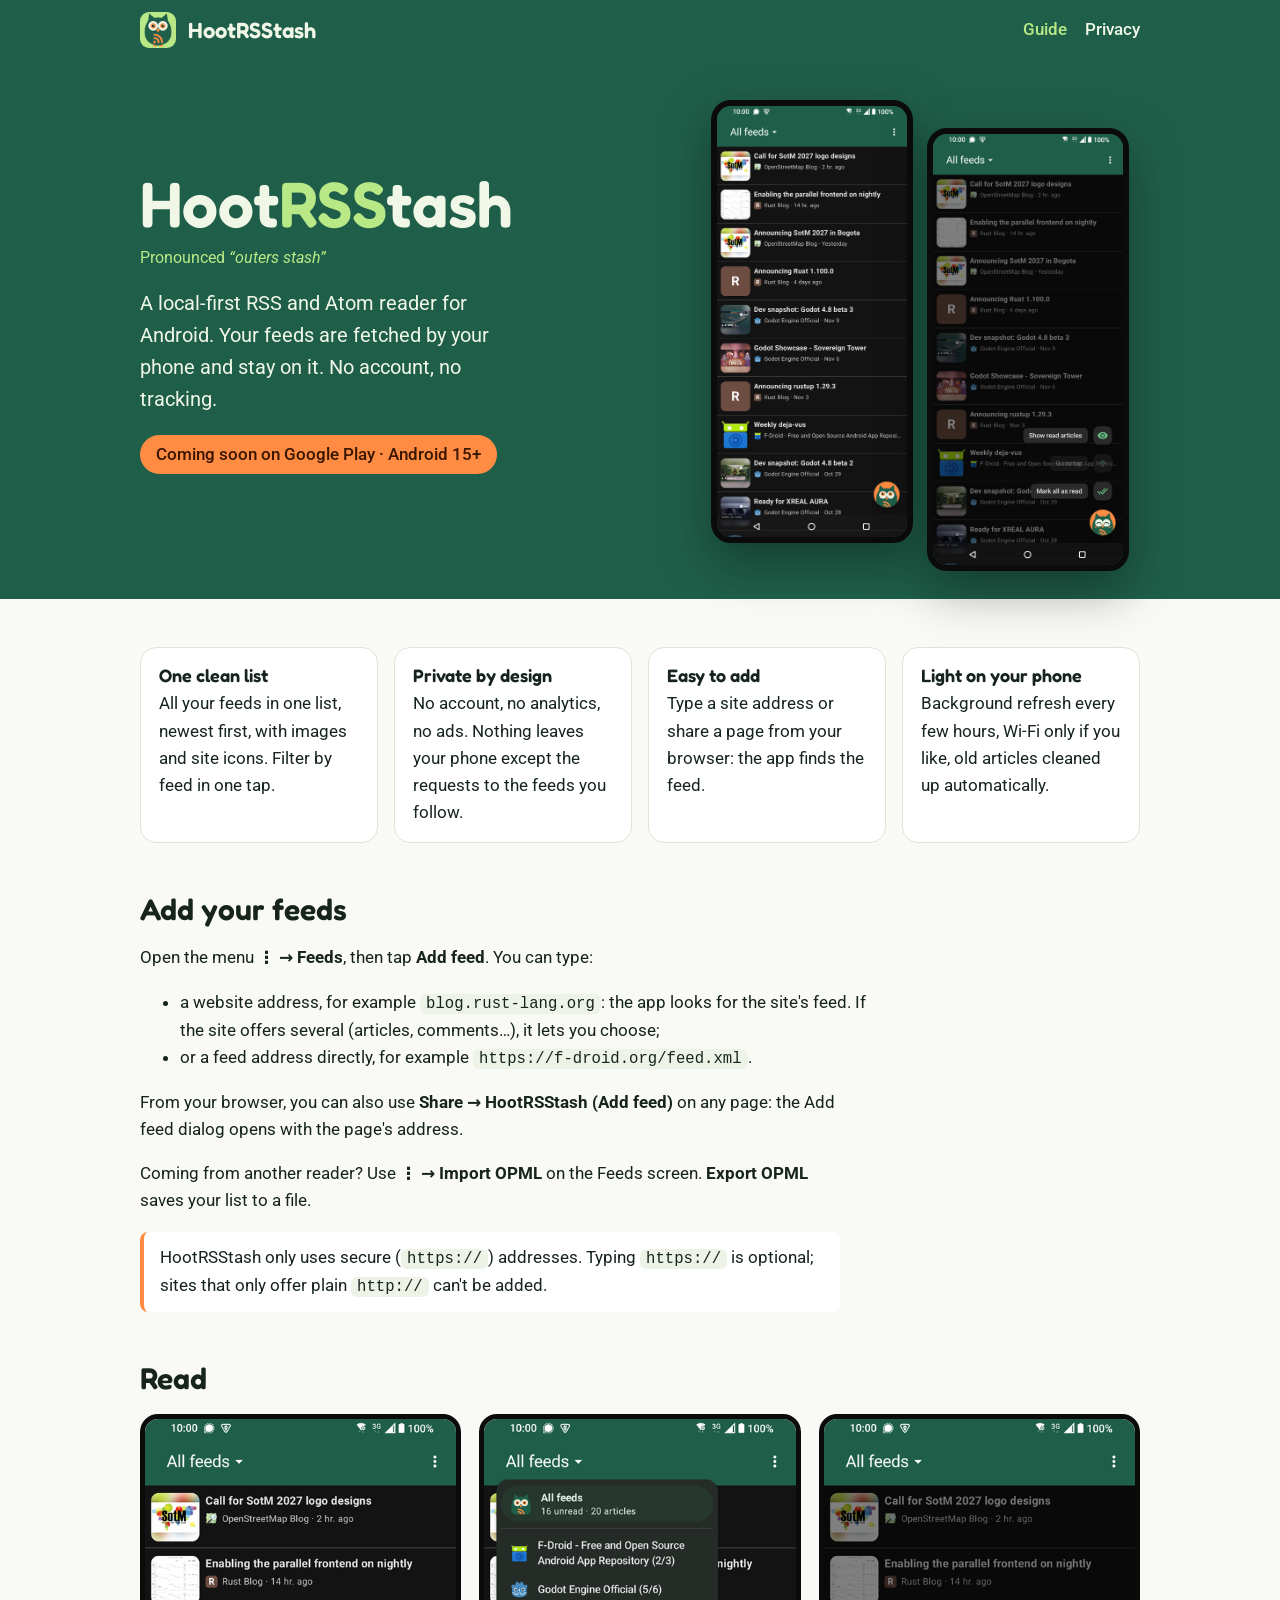
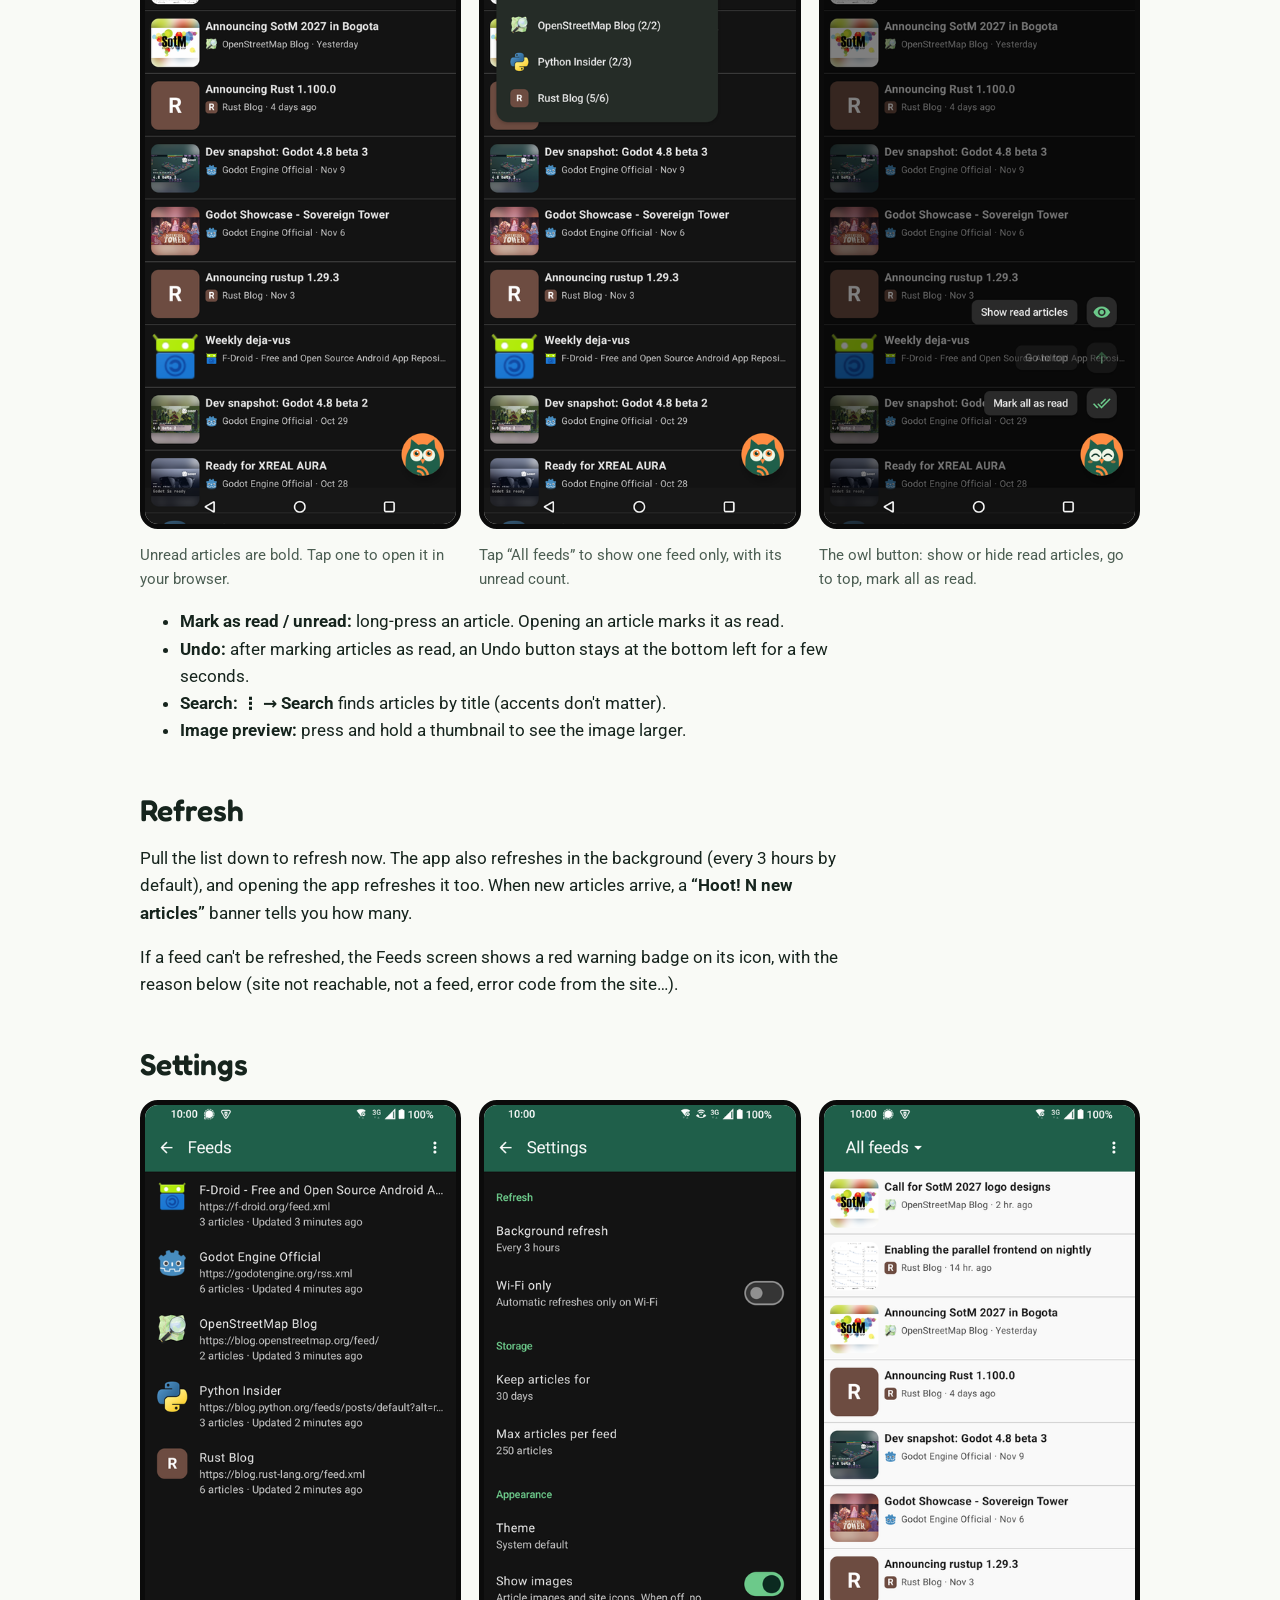
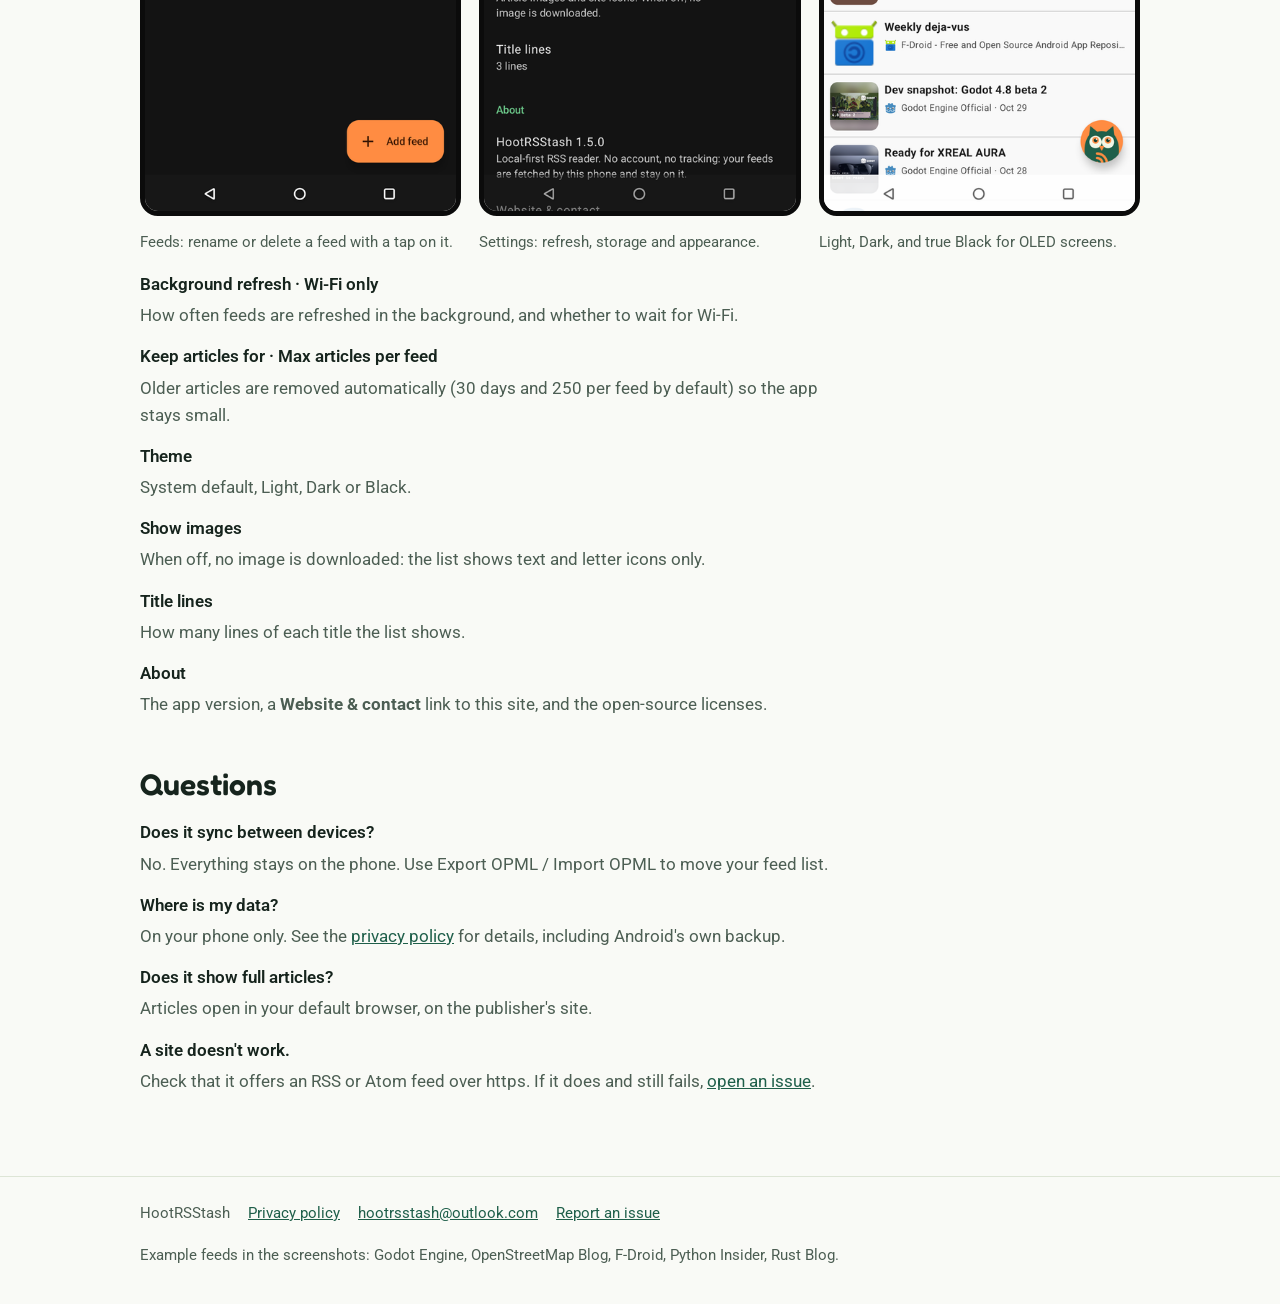
<file: index.html>
<!doctype html>
<html lang="en">
<head>
<meta charset="utf-8">
<meta name="viewport" content="width=device-width, initial-scale=1, viewport-fit=cover">
<title>HootRSStash</title>
<meta name="description" content="HootRSStash is a local-first RSS and Atom reader for Android. No account, no tracking: your feeds are fetched by your phone and stay on it.">
<link rel="icon" href="img/icon-192.png">
<link rel="stylesheet" href="https://fonts.googleapis.com/css2?family=Fredoka:wght@600&family=Roboto:wght@400;500;700&display=swap">
<link rel="stylesheet" href="style.css">
</head>
<body>
<header class="topbar"><div class="wrap">
  <img src="img/icon-192.png" alt="">
  <a class="name" href="./">HootRSStash</a>
  <nav><a href="./" aria-current="page">Guide</a><a href="privacy.html">Privacy</a></nav>
</div></header>

<section class="hero"><div class="wrap">
  <div>
    <h1>Hoot<span>RSS</span>tash</h1>
    <p class="say">Pronounced <i>“outers stash”</i></p>
    <p>A local-first RSS and Atom reader for Android. Your feeds are fetched by your phone and stay on it. No account, no tracking.</p>
    <span class="chip">Coming soon on Google Play · Android 15+</span>
  </div>
  <div class="shots">
    <img src="img/01-articles.png" alt="The article list with images from several feeds">
    <img src="img/03-actions.png" alt="The owl button opened: show read articles, go to top, mark all as read">
  </div>
</div></section>

<main class="wrap">
  <ul class="features">
    <li><b>One clean list</b>All your feeds in one list, newest first, with images and site icons. Filter by feed in one tap.</li>
    <li><b>Private by design</b>No account, no analytics, no ads. Nothing leaves your phone except the requests to the feeds you follow.</li>
    <li><b>Easy to add</b>Type a site address or share a page from your browser: the app finds the feed.</li>
    <li><b>Light on your phone</b>Background refresh every few hours, Wi-Fi only if you like, old articles cleaned up automatically.</li>
  </ul>

  <h2>Add your feeds</h2>
  <p>Open the menu <b>⋮ → Feeds</b>, then tap <b>Add feed</b>. You can type:</p>
  <ul>
    <li>a website address, for example <code>blog.rust-lang.org</code>: the app looks for the site's feed. If the site offers several (articles, comments…), it lets you choose;</li>
    <li>or a feed address directly, for example <code>https://f-droid.org/feed.xml</code>.</li>
  </ul>
  <p>From your browser, you can also use <b>Share → HootRSStash (Add feed)</b> on any page: the Add feed dialog opens with the page's address.</p>
  <p>Coming from another reader? Use <b>⋮ → Import OPML</b> on the Feeds screen. <b>Export OPML</b> saves your list to a file.</p>
  <p class="note">HootRSStash only uses secure (<code>https://</code>) addresses. Typing <code>https://</code> is optional; sites that only offer plain <code>http://</code> can't be added.</p>

  <h2>Read</h2>
  <div class="gallery">
    <figure><img src="img/01-articles.png" alt="Article list in the dark theme"><figcaption>Unread articles are bold. Tap one to open it in your browser.</figcaption></figure>
    <figure><img src="img/02-feed-menu.png" alt="The feed filter menu"><figcaption>Tap “All feeds” to show one feed only, with its unread count.</figcaption></figure>
    <figure><img src="img/03-actions.png" alt="The owl button's actions"><figcaption>The owl button: show or hide read articles, go to top, mark all as read.</figcaption></figure>
  </div>
  <ul>
    <li><b>Mark as read / unread:</b> long-press an article. Opening an article marks it as read.</li>
    <li><b>Undo:</b> after marking articles as read, an Undo button stays at the bottom left for a few seconds.</li>
    <li><b>Search:</b> <b>⋮ → Search</b> finds articles by title (accents don't matter).</li>
    <li><b>Image preview:</b> press and hold a thumbnail to see the image larger.</li>
  </ul>

  <h2>Refresh</h2>
  <p>Pull the list down to refresh now. The app also refreshes in the background (every 3 hours by default), and opening the app refreshes it too. When new articles arrive, a <b>“Hoot! N new articles”</b> banner tells you how many.</p>
  <p>If a feed can't be refreshed, the Feeds screen shows a red warning badge on its icon, with the reason below (site not reachable, not a feed, error code from the site…).</p>

  <h2>Settings</h2>
  <div class="gallery">
    <figure><img src="img/04-feeds.png" alt="The Feeds screen"><figcaption>Feeds: rename or delete a feed with a tap on it.</figcaption></figure>
    <figure><img src="img/05-settings.png" alt="The Settings screen"><figcaption>Settings: refresh, storage and appearance.</figcaption></figure>
    <figure><img src="img/06-articles-light.png" alt="Article list in the light theme"><figcaption>Light, Dark, and true Black for OLED screens.</figcaption></figure>
  </div>
  <dl>
    <dt>Background refresh · Wi-Fi only</dt><dd>How often feeds are refreshed in the background, and whether to wait for Wi-Fi.</dd>
    <dt>Keep articles for · Max articles per feed</dt><dd>Older articles are removed automatically (30 days and 250 per feed by default) so the app stays small.</dd>
    <dt>Theme</dt><dd>System default, Light, Dark or Black.</dd>
    <dt>Show images</dt><dd>When off, no image is downloaded: the list shows text and letter icons only.</dd>
    <dt>Title lines</dt><dd>How many lines of each title the list shows.</dd>
    <dt>About</dt><dd>The app version, a <b>Website &amp; contact</b> link to this site, and the open-source licenses.</dd>
  </dl>

  <h2>Questions</h2>
  <dl>
    <dt>Does it sync between devices?</dt><dd>No. Everything stays on the phone. Use Export OPML / Import OPML to move your feed list.</dd>
    <dt>Where is my data?</dt><dd>On your phone only. See the <a href="privacy.html">privacy policy</a> for details, including Android's own backup.</dd>
    <dt>Does it show full articles?</dt><dd>Articles open in your default browser, on the publisher's site.</dd>
    <dt>A site doesn't work.</dt><dd>Check that it offers an RSS or Atom feed over https. If it does and still fails, <a href="https://github.com/hootrsstash/hootrsstash.github.io/issues">open an issue</a>.</dd>
  </dl>
</main>

<footer><div class="wrap">
  <span>HootRSStash</span><a href="privacy.html">Privacy policy</a><a href="mailto:hootrsstash@outlook.com">hootrsstash@outlook.com</a><a href="https://github.com/hootrsstash/hootrsstash.github.io/issues">Report an issue</a>
  <span>Example feeds in the screenshots: Godot Engine, OpenStreetMap Blog, F-Droid, Python Insider, Rust Blog.</span>
</div></footer>
</body>
</html>
</file>
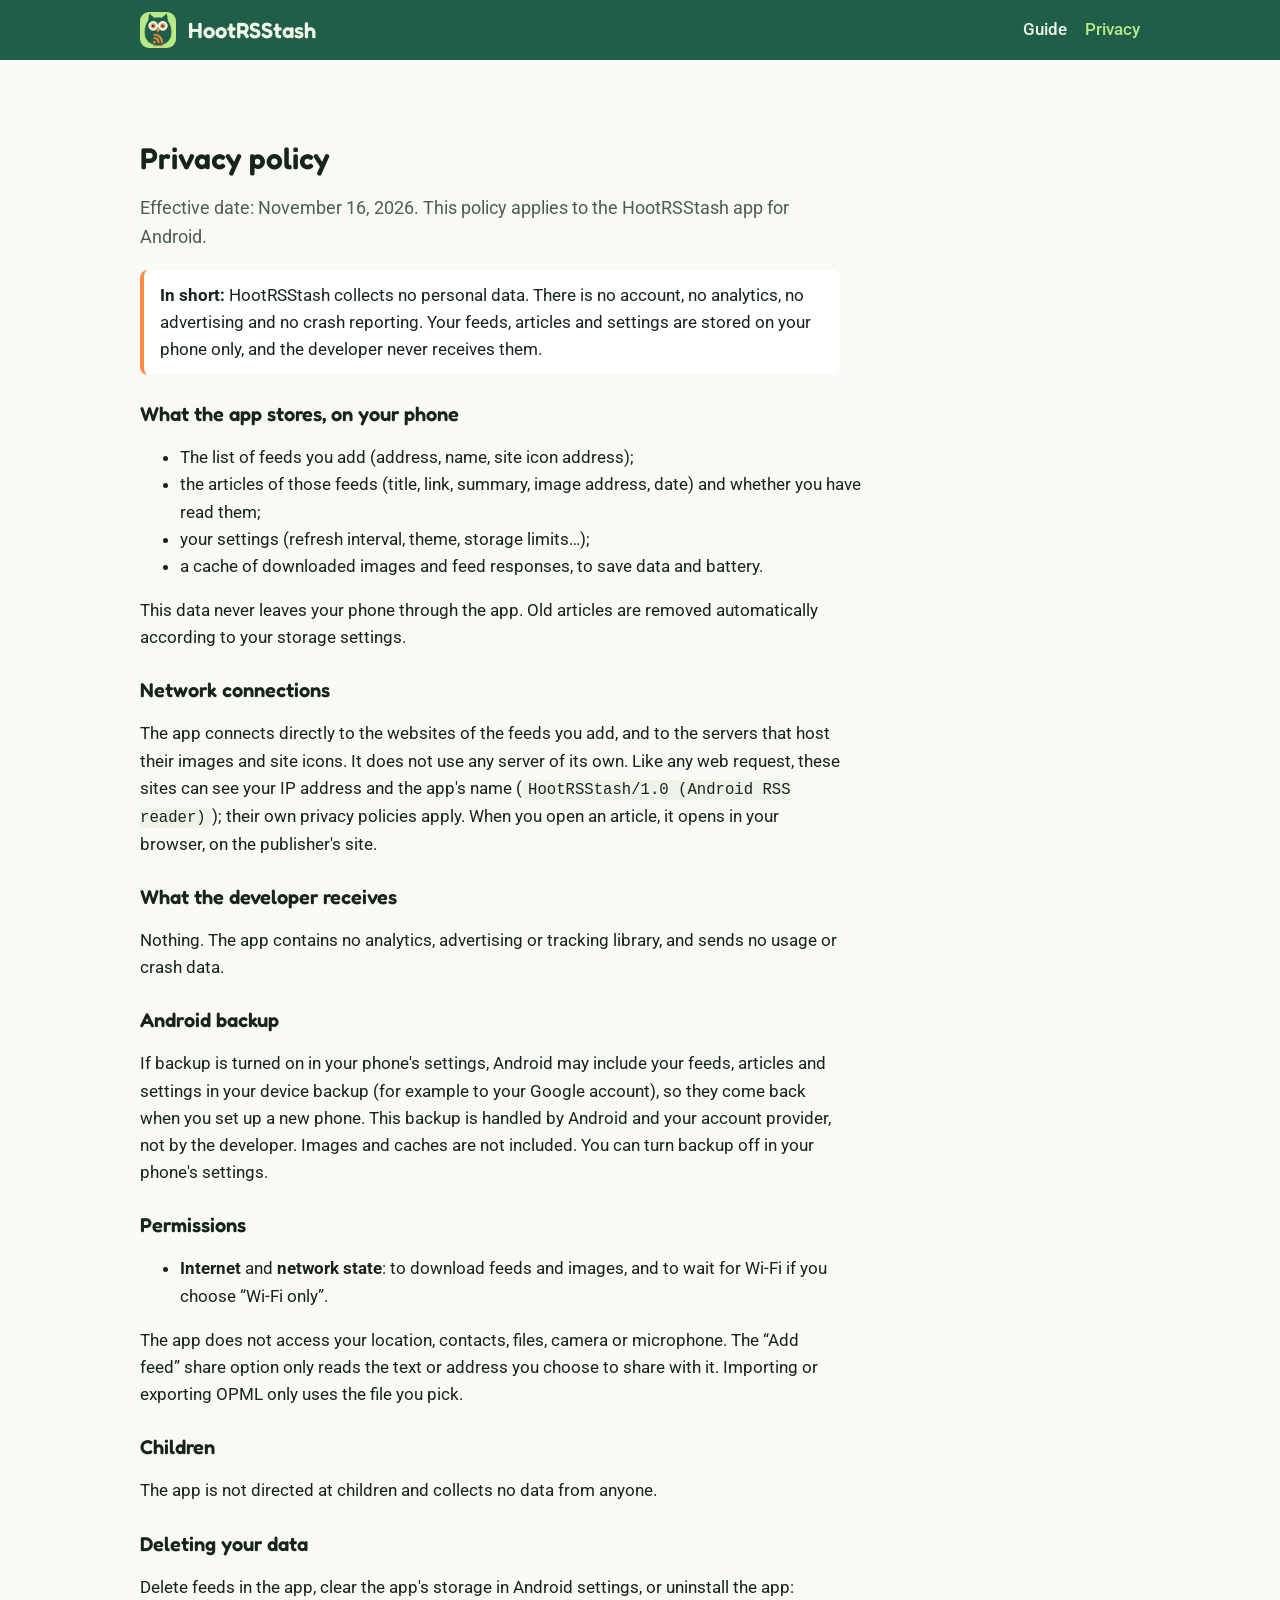
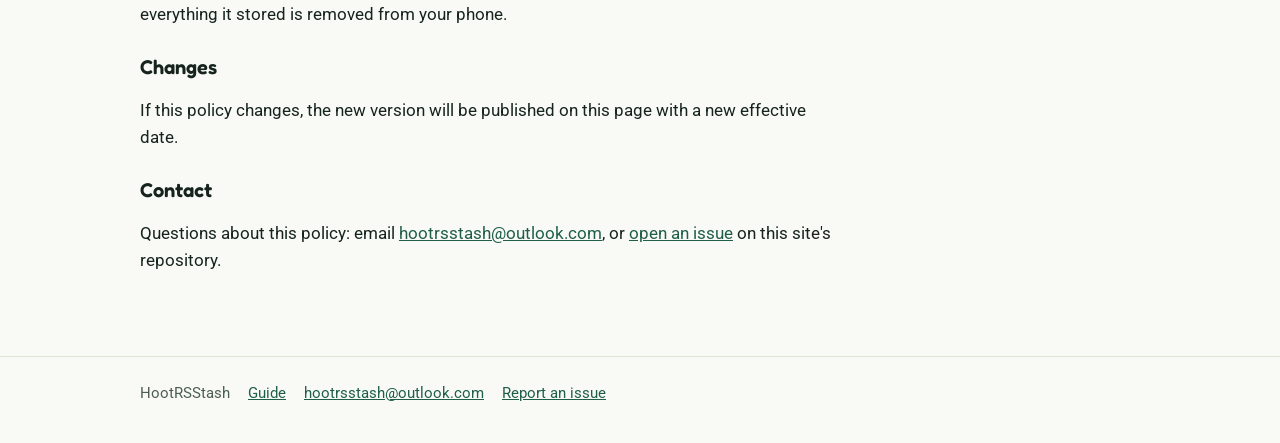
<file: privacy.html>
<!doctype html>
<html lang="en">
<head>
<meta charset="utf-8">
<meta name="viewport" content="width=device-width, initial-scale=1, viewport-fit=cover">
<title>HootRSStash Privacy Policy</title>
<meta name="description" content="HootRSStash collects no personal data. Your feeds and articles stay on your phone.">
<link rel="icon" href="img/icon-192.png">
<link rel="stylesheet" href="https://fonts.googleapis.com/css2?family=Fredoka:wght@600&family=Roboto:wght@400;500;700&display=swap">
<link rel="stylesheet" href="style.css">
</head>
<body>
<header class="topbar"><div class="wrap">
  <img src="img/icon-192.png" alt="">
  <a class="name" href="./">HootRSStash</a>
  <nav><a href="./">Guide</a><a href="privacy.html" aria-current="page">Privacy</a></nav>
</div></header>

<main class="wrap">
  <h2>Privacy policy</h2>
  <p class="lead">Effective date: November 16, 2026. This policy applies to the HootRSStash app for Android.</p>

  <p class="note"><b>In short:</b> HootRSStash collects no personal data. There is no account, no analytics, no advertising and no crash reporting. Your feeds, articles and settings are stored on your phone only, and the developer never receives them.</p>

  <h3>What the app stores, on your phone</h3>
  <ul>
    <li>The list of feeds you add (address, name, site icon address);</li>
    <li>the articles of those feeds (title, link, summary, image address, date) and whether you have read them;</li>
    <li>your settings (refresh interval, theme, storage limits…);</li>
    <li>a cache of downloaded images and feed responses, to save data and battery.</li>
  </ul>
  <p>This data never leaves your phone through the app. Old articles are removed automatically according to your storage settings.</p>

  <h3>Network connections</h3>
  <p>The app connects directly to the websites of the feeds you add, and to the servers that host their images and site icons. It does not use any server of its own. Like any web request, these sites can see your IP address and the app's name (<code>HootRSStash/1.0 (Android RSS reader)</code>); their own privacy policies apply. When you open an article, it opens in your browser, on the publisher's site.</p>

  <h3>What the developer receives</h3>
  <p>Nothing. The app contains no analytics, advertising or tracking library, and sends no usage or crash data.</p>

  <h3>Android backup</h3>
  <p>If backup is turned on in your phone's settings, Android may include your feeds, articles and settings in your device backup (for example to your Google account), so they come back when you set up a new phone. This backup is handled by Android and your account provider, not by the developer. Images and caches are not included. You can turn backup off in your phone's settings.</p>

  <h3>Permissions</h3>
  <ul>
    <li><b>Internet</b> and <b>network state</b>: to download feeds and images, and to wait for Wi-Fi if you choose “Wi-Fi only”.</li>
  </ul>
  <p>The app does not access your location, contacts, files, camera or microphone. The “Add feed” share option only reads the text or address you choose to share with it. Importing or exporting OPML only uses the file you pick.</p>

  <h3>Children</h3>
  <p>The app is not directed at children and collects no data from anyone.</p>

  <h3>Deleting your data</h3>
  <p>Delete feeds in the app, clear the app's storage in Android settings, or uninstall the app: everything it stored is removed from your phone.</p>

  <h3>Changes</h3>
  <p>If this policy changes, the new version will be published on this page with a new effective date.</p>

  <h3>Contact</h3>
  <p>Questions about this policy: email <a href="mailto:hootrsstash@outlook.com">hootrsstash@outlook.com</a>, or <a href="https://github.com/hootrsstash/hootrsstash.github.io/issues">open an issue</a> on this site's repository.</p>
</main>

<footer><div class="wrap">
  <span>HootRSStash</span><a href="./">Guide</a><a href="mailto:hootrsstash@outlook.com">hootrsstash@outlook.com</a><a href="https://github.com/hootrsstash/hootrsstash.github.io/issues">Report an issue</a>
</div></footer>
</body>
</html>
</file>
<file: style.css>
/* HootRSStash site: the owl's colors (forest #1F5F4A, leaf #B8E986, orange #FF8C42, cream #F1F7E7). */
:root {
  --bg: #f9faf6; --surface: #ffffff; --ink: #16241d; --muted: #4c5e53; --line: #dde5d6;
  --brand: #1f5f4a; --on-brand: #f1f7e7; --accent: #1f5f4a; --leaf: #b8e986; --orange: #ff8c42; --code: #eef3e8;
  --f-display: "Fredoka", "Segoe UI", system-ui, sans-serif;
  --f-body: "Roboto", "Segoe UI", system-ui, sans-serif;
  color-scheme: light;
}
@media (prefers-color-scheme: dark) {
  :root { --bg: #0f1412; --surface: #161d19; --ink: #e4ece2; --muted: #a8b5ab; --line: #26302a; --accent: #6cc98a; --code: #1d2621; color-scheme: dark; }
}
* { box-sizing: border-box; }
body { margin: 0; background: var(--bg); color: var(--ink); font: 17px/1.6 var(--f-body); }
a { color: var(--accent); }
a:focus-visible { outline: 3px solid var(--orange); outline-offset: 2px; border-radius: 4px; }
.wrap { max-width: 1040px; margin: 0 auto; padding-left: max(20px, env(safe-area-inset-left)); padding-right: max(20px, env(safe-area-inset-right)); }
.topbar { background: var(--brand); color: var(--on-brand); }
.topbar .wrap { display: flex; align-items: center; gap: 12px; padding-block: 12px; }
.topbar img { width: 36px; height: 36px; border-radius: 9px; }
.topbar .name { font: 600 22px var(--f-display); color: var(--on-brand); text-decoration: none; margin-right: auto; }
.topbar nav { display: flex; gap: 18px; flex-wrap: wrap; }
.topbar nav a { color: var(--on-brand); text-decoration: none; font-weight: 500; }
.topbar nav a[aria-current="page"] { color: var(--leaf); }
.hero { background: var(--brand); color: var(--on-brand); padding-block: 40px 56px; }
.hero .wrap { display: grid; grid-template-columns: minmax(0, 1.2fr) minmax(0, 1fr); gap: 32px; align-items: center; }
.hero h1 { font: 600 clamp(40px, 7vw, 64px)/1.05 var(--f-display); margin: 0 0 16px; text-wrap: balance; }
.hero h1 span { color: var(--leaf); }
.hero p { font-size: 20px; margin: 0 0 20px; max-width: 34ch; }
.hero p.say { font-size: 16px; margin: -8px 0 16px; color: var(--leaf); }
.chip { display: inline-block; background: var(--orange); color: #3a1600; font-weight: 500; border-radius: 999px; padding: 6px 16px; }
.hero .shots { display: flex; gap: 14px; justify-content: center; }
.hero .shots img { width: 46%; max-width: 216px; border-radius: 20px; border: 6px solid #0b0b0b; box-shadow: 0 20px 50px rgba(0,0,0,.35); }
.hero .shots img:last-child { transform: translateY(28px); }
main { padding-block: 32px 64px; }
h2 { font: 600 30px/1.2 var(--f-display); margin: 48px 0 12px; text-wrap: balance; }
h3 { font: 600 20px/1.3 var(--f-display); margin: 26px 0 6px; }
p, li { max-width: 70ch; }
.lead { color: var(--muted); font-size: 18px; }
.features { display: grid; grid-template-columns: repeat(auto-fit, minmax(230px, 1fr)); gap: 16px; margin-top: 16px; padding: 0; list-style: none; }
.features li { background: var(--surface); border: 1px solid var(--line); border-radius: 16px; padding: 16px 18px; }
.features b { display: block; font: 600 18px var(--f-display); margin-bottom: 4px; }
.gallery { display: grid; grid-template-columns: repeat(auto-fit, minmax(200px, 1fr)); gap: 18px; margin-top: 18px; }
.gallery figure { margin: 0; }
.gallery img { width: 100%; max-width: 100%; border-radius: 18px; border: 5px solid #0b0b0b; }
.gallery figcaption { color: var(--muted); font-size: 15px; margin-top: 6px; }
code { background: var(--code); border-radius: 6px; padding: 1px 6px; font-size: .92em; overflow-wrap: anywhere; }
.note { background: var(--surface); border-left: 4px solid var(--orange); border-radius: 8px; padding: 12px 16px; max-width: 70ch; }
dl { max-width: 70ch; } dt { font-weight: 600; margin-top: 14px; } dd { margin: 4px 0 0; color: var(--muted); }
footer { border-top: 1px solid var(--line); color: var(--muted); font-size: 15px; padding-block: 24px 40px; }
footer .wrap { display: flex; gap: 18px; flex-wrap: wrap; }
@media (max-width: 760px) { .hero .wrap { grid-template-columns: minmax(0, 1fr); } .hero .shots img:last-child { transform: none; } }
</file>
